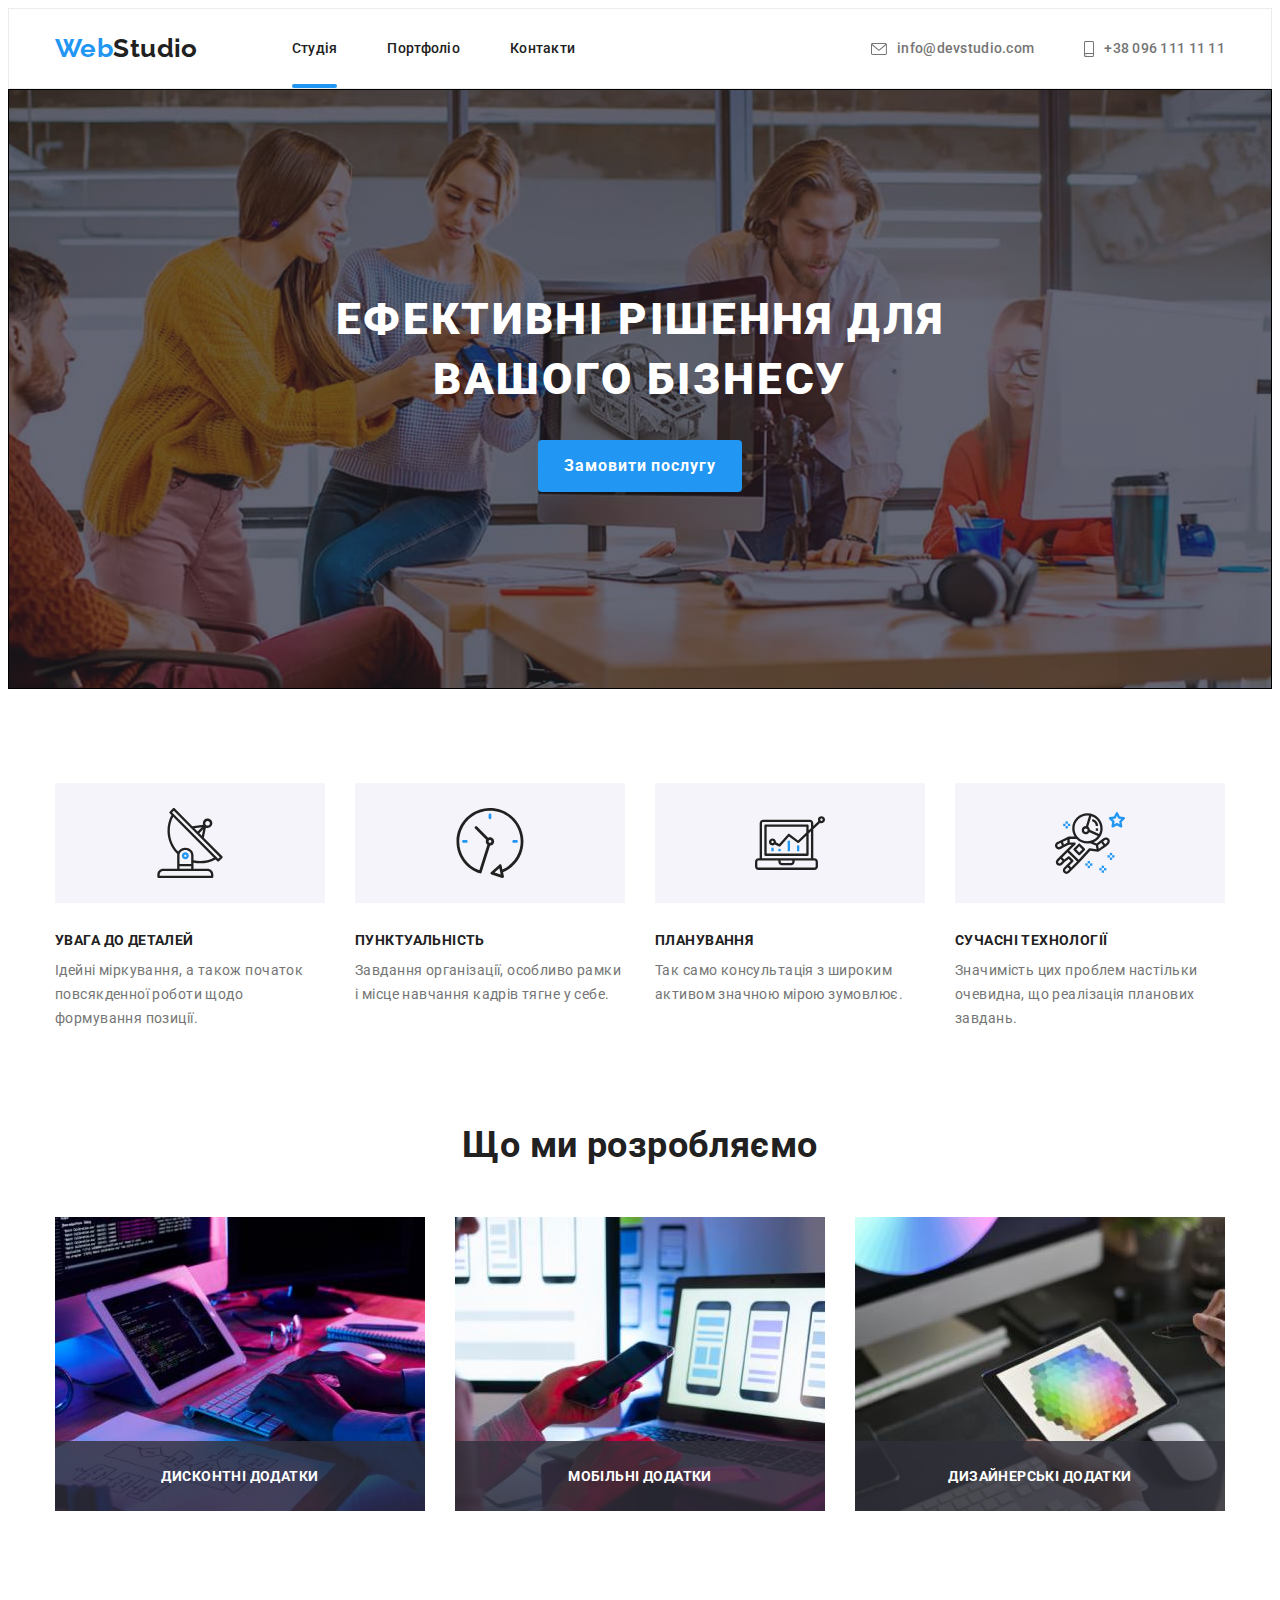
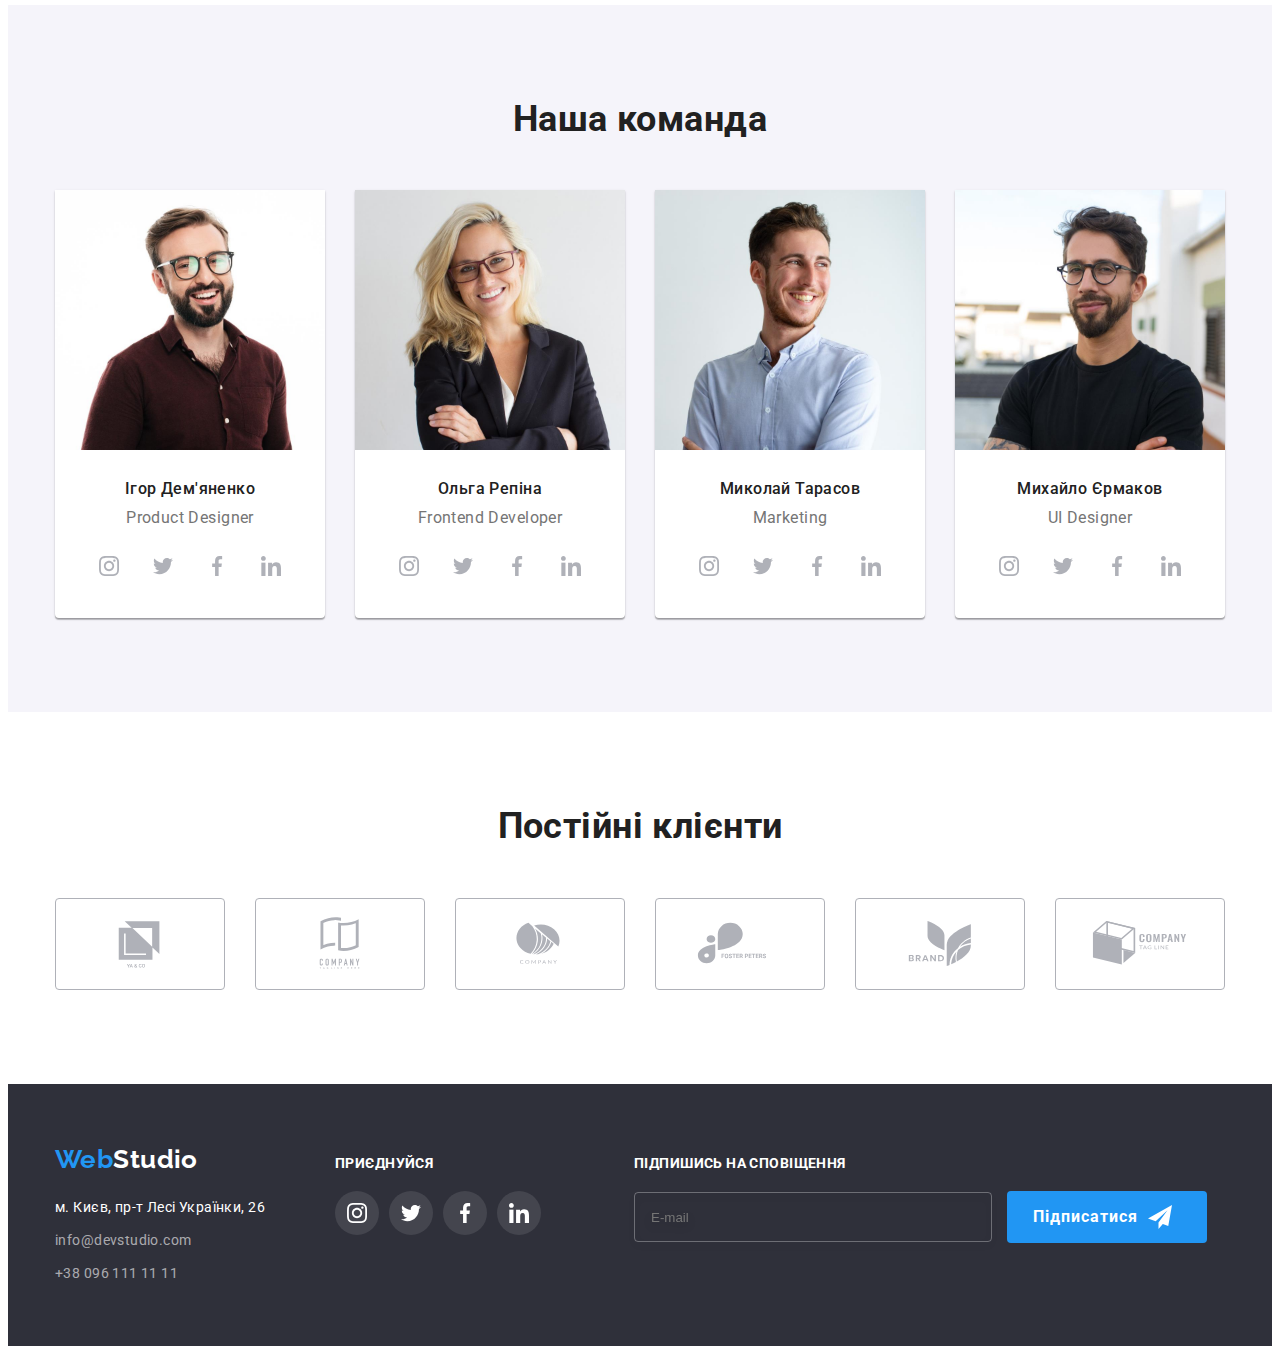
<file: index.html>
<!DOCTYPE html>
<html lang="uk">

<head>
    <meta charset="UTF-8">
    <meta http-equiv="X-UA-Compatible" content="IE=edge">
    <meta name="viewport" content="width=device-width, initial-scale=1.0">
    <title>Document</title>
    <link href="https://fonts.googleapis.com/css2?family=Raleway:wght@700&family=Roboto:wght@400;500;700;900&display=swap"
        rel="stylesheet">
    <link rel="stylesheet" href="https://cdnjs.cloudflare.com/ajax/libs/modern-normalize/1.1.0/modern-normalize.min.css"
        integrity="sha512-wpPYUAdjBVSE4KJnH1VR1HeZfpl1ub8YT/NKx4PuQ5NmX2tKuGu6U/JRp5y+Y8XG2tV+wKQpNHVUX03MfMFn9Q=="
        crossorigin="anonymous" referrerpolicy="no-referrer" />
    <link rel="stylesheet" href="./css/main.min.css">
</head>

<body>
    <header>
        <div class="container heder-container">
            <nav class="navigation">
                <a href="./index.html" lang="en" class="navigation-logo"><span class="navigation-logo_link">Web</span>Studio</a>
                <ul class="nav list">
                    <li class="nav-item"><a href="./index.html" class="nav-link current button-border">Студія</a></li>
                    <li class="nav-item"><a href="./portfolio.html" class="nav-link">Портфоліо</a></li>
                    <li class="nav-item"><a href="" class="nav-link">Контакти</a></li>
                </ul>
            </nav>
            <div class="contacts">
                <a href="e-mail:info@devstudio.com" class="cont-mail">
                    <svg class="contacts-svg" width="16px" height="12px">
                        <use href="./images/icons.svg.svg#icon-email"></use>
                    </svg>
                    info@devstudio.com</a>
                <a href="tel:+380961111111" class="cont-tel">
                    <svg class="contacts-svg" width="10px" height="16px">
                        <use href="./images/icons.svg.svg#smartphone"></use>
                    </svg>
                    +38 096 111 11 11</a>
            </div>
        </div>
    </header>

    <main>
        <div class="hero">
            <section>
                <h1 class="hero-title">Ефективні рішення для вашого бізнесу</h1>
                <button type="button" class="button" data-modal-open>Замовити послугу</button>
            </section>
        </div>
        <section class="aside">
            <div class="container">
                <ul class="aside-list list">
                    <li class="aside-text">
                        <div class="aside-container">
                            <svg class="aside-icon" width="70" height="70">
                                <use href="./images/icons.svg.svg#antenna"></use>
                            </svg>
                        </div>
                        <h3 class="aside-title">Увага до деталей</h3>
                        <p>Ідейні міркування, а також початок повсякденної роботи щодо формування позиції.</p>
                    </li>
                    <li class="aside-text">
                        <div class="aside-container">
                            <svg class="aside-icon" width="70" height="70">
                                <use href="./images/icons.svg.svg#clock"></use>
                            </svg>
                        </div>
                        <h3 class="aside-title">Пунктуальність</h3>
                        <p>Завдання організації, особливо рамки і місце навчання кадрів тягне у себе.</p>
                    </li>
                    <li class="aside-text">
                        <div class="aside-container">
                            <svg class="aside-icon" width="70" height="70">
                                <use href="./images/icons.svg.svg#diagram"></use>
                            </svg>
                        </div>
                        <h3 class="aside-title">Планування</h3>
                        <p>Так само консультація з широким активом значною мірою зумовлює.</p>
                    </li>
                    <li class="aside-text">
                        <div class="aside-container">
                            <svg class="aside-icon" width="70" height="70">
                                <use href="./images/icons.svg.svg#astronaut"></use>
                            </svg>
                        </div>
                        <h3 class="aside-title">Сучасні технології</h3>
                        <p>Значимість цих проблем настільки очевидна, що реалізація планових завдань.</p>
                    </li>
                </ul>
            </div>
        </section>
        <section class="section">
            <div class="container">
                <h2 class="section-title">Що ми розробляємо</h2>
                <ul class="products list">
                    <li class="products__list">
                        <div class="products__img">    
                            <img src="./images/box.jpg" alt="работают на iPad" width="370" />
                            <p class="products__text">дисконтні додатки</p>
                        </div>
                    </li>
                    <li class="products__list">
                        <div class="products__img">
                            <img src="./images/box-сomputer.jpg" alt="работают на компьтере" width="370" />
                            <p class="products__text">мобільні додатки</p>
                        </div>
                    </li>
                    <li class="products__list">
                        <div class="products__img">
                            <img src="./images/box-tablet.jpg" alt="работают на планшете" width="370" />
                            <p class="products__text">дизайнерські додатки</p>
                        </div>
                    </li>
                </ul>
            </div>
        </section>
        <section class="team section">
            <div class="team-bloc container">
                <h2 class="section-title">Наша команда</h2>
                <ul class="commands list">
                        <li class="commands-list"> <img src="./images/img-igor.jpg" alt="фото Игоря Демьяненко" width="270" />
                            <div class="commands-list__section">
                            <h3 class="commands-list__name">Ігор Дем'яненко </h3>
                            <p lang="en" class="commands-list__position">Product Designer</p>
                            <ul class="social">
                                <li class="social__list list">
                                    <a class="social__link" href="">
                                        <svg class="social__icon" width="20" height="20">
                                            <use href="./images/icons.svg.svg#instagram"></use>
                                        </svg>
                                    </a>
                                </li>
                                <li class="social__list list">
                                    <a class="social__link" href="">
                                        <svg class="social__icon" width="20" height="20">
                                            <use href="./images/icons.svg.svg#twitter"></use>
                                        </svg>
                                    </a>
                                </li>
                                <li class="social__list list">
                                    <a class="social__link" href="">
                                        <svg class="social__icon" width="20" height="20">
                                            <use href="./images/icons.svg.svg#facebook"></use>
                                        </svg>
                                    </a>
                                </li>
                                <li class="social__list list">
                                    <a class="social__link" href="">
                                        <svg class="social__icon" width="20" height="20">
                                            <use href="./images/icons.svg.svg#linkedin"></use>
                                        </svg>
                                    </a>
                                </li>
                            </ul>
                            </div>
                        </li>
                        <li class="commands-list"><img src="./images/img-оlga.jpg" alt="фото Ольги Репины" width="270" />
                            <div class="commands-list__section">
                            <h3 class="commands-list__name">Ольга Репіна</h3>
                            <p lang="en" class="commands-list__position">Frontend Developer</p>
                            <ul class="social">
                                <li class="social__list list">
                                    <a class="social__link" href="">
                                        <svg class="social__icon" width="20" height="20">
                                            <use href="./images/icons.svg.svg#instagram"></use>
                                        </svg>
                                    </a>
                                </li>
                                <li class="social__list list">
                                    <a class="social__link" href="">
                                        <svg class="social__icon" width="20" height="20">
                                            <use href="./images/icons.svg.svg#twitter"></use>
                                        </svg>
                                    </a>
                                </li>
                                <li class="social__list list">
                                    <a class="social__link" href="">
                                        <svg class="social__icon" width="20" height="20">
                                            <use href="./images/icons.svg.svg#facebook"></use>
                                        </svg>
                                    </a>
                                </li>
                                <li class="social__list list">
                                    <a class="social__link" href="">
                                        <svg class="social__icon" width="20" height="20">
                                            <use href="./images/icons.svg.svg#linkedin"></use>
                                        </svg>
                                    </a>
                                </li>
                            </ul>
                            </div>
                        </li>
                        <li class="commands-list"><img src="./images/img-nicholas.jpg" alt="фото Николая Тарасова" width="270" />
                            <div class="commands-list__section">
                            <h3 class="commands-list__name">Миколай Тарасов</h3>
                            <p lang="en" class="commands-list__position">Marketing</p>
                            <ul class="social">
                                <li class="social__list list">
                                    <a class="social__link" href="">
                                        <svg class="social__icon" width="20" height="20">
                                            <use href="./images/icons.svg.svg#instagram"></use>
                                        </svg>
                                    </a>
                                </li>
                                <li class="social__list list">
                                    <a class="social__link" href="">
                                        <svg class="social__icon" width="20" height="20">
                                            <use href="./images/icons.svg.svg#twitter"></use>
                                        </svg>
                                    </a>
                                </li>
                                <li class="social__list list">
                                    <a class="social__link" href="">
                                        <svg class="social__icon" width="20" height="20">
                                            <use href="./images/icons.svg.svg#facebook"></use>
                                        </svg>
                                    </a>
                                </li>
                                <li class="social__list list">
                                    <a class="social__link" href="">
                                        <svg class="social__icon" width="20" height="20">
                                            <use href="./images/icons.svg.svg#linkedin"></use>
                                        </svg>
                                    </a>
                                </li>
                            </ul>
                            </div>
                        </li>
                        <li class="commands-list"><img src="./images/img-michael.jpg" alt="фото Михаила Ермакова" width="270" />
                            <div class="commands-list__section">
                            <h3 class="commands-list__name">Михайло Єрмаков</h3>
                            <p lang="en" class="commands-list__position">UI Designer</p>
                            <ul class="social">
                                <li class="social__list list">
                                    <a class="social__link" href="">
                                        <svg class="social__icon" width="20" height="20">
                                            <use href="./images/icons.svg.svg#instagram"></use>
                                        </svg>
                                    </a>
                                </li>
                                <li class="social__list list">
                                    <a class="social__link" href="">
                                        <svg class="social__icon" width="20" height="20">
                                            <use href="./images/icons.svg.svg#twitter"></use>
                                        </svg>
                                    </a>
                                </li>
                                <li class="social__list list">
                                    <a class="social__link" href="">
                                        <svg class="social__icon" width="20" height="20">
                                            <use href="./images/icons.svg.svg#facebook"></use>
                                        </svg>
                                    </a>
                                </li>
                                <li class="social__list list">
                                    <a class="social__link" href="">
                                        <svg class="social__icon" width="20" height="20">
                                            <use href="./images/icons.svg.svg#linkedin"></use>
                                        </svg>
                                    </a>
                                </li>
                            </ul>
                            </div>
                        </li>
                </ul>
            </div>
        </section>
        <section class="partners section">
            <div class=" partners-box container">
                <h2 class="section-title">Постійні клієнти</h2>
                <ul class="customers list">
                    <li class="customers__list">
                        <a href="" class="customers__link">
                            <svg class="customers-logo" width="106" height="60">
                                <use href="./images/icons.svg.svg#ya-co"></use>
                            </svg>
                        </a>
                    </li>
                    <li class="customers__list">
                        <a href="" class="customers__link">
                            <svg class="customers-logo" width="106" height="60">
                                <use href="./images/icons.svg.svg#company-tagline-here"></use>
                            </svg>
                        </a>
                    </li>
                    <li class="customers__list">
                        <a href="" class="customers__link">
                            <svg class="customers-logo" width="106" height="60">
                                <use href="./images/icons.svg.svg#company"></use>
                            </svg>
                        </a>
                    </li>
                    <li class="customers__list">
                        <a href="" class="customers__link">
                            <svg class="customers-logo" width="106" height="60">
                                <use href="./images/icons.svg.svg#foster-peters"></use>
                            </svg>
                        </a>
                    </li>
                    <li class="customers__list">
                        <a href="" class="customers__link">
                            <svg class="customers-logo" width="106" height="60">
                                <use href="./images/icons.svg.svg#brand"></use>
                            </svg>
                        </a>
                    </li>
                    <li class="customers__list">
                        <a href="" class="customers__link">
                            <svg class="customers-logo" width="106" height="60">
                                <use href="./images/icons.svg.svg#company-tag-line"></use>
                            </svg>
                        </a>
                    </li>
                </ul>
            </div>
        </section>
    </main>

    <footer class="footer">
        <div class="footer-container container">
            <div class="footer-container-list">
                <a href="./index.html" lang="en" class="footer-logo"><span class="navigation-logo_link">Web</span><span class="footer-link">Studio</span></a>
                <address class="address">
                    <ul> 
                        <li class="footer-list list"><p class="footer-address">м. Києв, пр-т Лесі Українки, 26</p></li>
                        <li class="footer-list list"><a href="e-mail:info@devstudio.com" class="address-mail">info@devstudio.com</a><br /></li>
                        <li class="footer-list list"><a href="tel:+380961111111" class="address-tel">+38 096 111 11 11</a></li>
                    </ul>
                </address>
            </div>
            <div class="footer-icon-link">
                <h3 class="footer-title">ПРИЄДНУЙСЯ</h3>
                <ul class="footer-icon">
                    <li class="footer-social-list list">
                        <a class="footer-social-link" href="">
                            <svg class="footer-icon-list" width="20" height="20">
                                <use href="./images/icons.svg.svg#instagram"></use>
                            </svg>
                        </a>
                    </li>
                    <li class="footer-social-list list">
                        <a class="footer-social-link" href="">
                            <svg class="footer-icon" width="20" height="20">
                                <use href="./images/icons.svg.svg#twitter"></use>
                            </svg>
                        </a>
                    </li>
                    <li class="footer-social-list list">
                        <a class="footer-social-link" href="">
                            <svg class="footer-icon" width="20" height="20">
                                <use href="./images/icons.svg.svg#facebook"></use>
                            </svg>
                        </a>
                    </li>
                    <li class="footer-social-list list">
                        <a class="footer-social-link" href="">
                            <svg class="footer-icon" width="20" height="20">
                                <use href="./images/icons.svg.svg#linkedin"></use>
                            </svg>
                        </a>
                    </li>
                </ul>
            </div>
            <div class="form-footer">
                <form class="form-email">
                    <h3 class="form-title">ПІДПИШИСЬ НА СПОВІЩЕННЯ</h3>
                    <div class="model-footer-email">
                        <input type="email" name="email" class="footer-email" placeholder="E-mail"/>
                        <button type="submit" class="button footer-but">Підписатися
                            <svg class="modal-icon-foter" width="24" height="24">
                                <use href="./images/icons.svg.svg#icon-icon-send"></use>
                        </button>
                    </div>
                </form>
            </div>
        </div>
    </footer>

    <div class="backdrop is-hidden" data-modal>
        <div class="modal">
            <button type="button" class="modal-close-btn" data-modal-close>
                <svg class="modal-close-icon" width="18" height="18">
                    <use href="./images/icons.svg.svg#icon-close"></use>
                </svg>
            </button>
            <p class="modal-titel"> Залиште свої дані, ми Вам зателефонуємо</p>
            <form class="modal-form">
                <div class="modal-field">
                    <label class="modal-label" for="username"> Ім'я</label>
                        <div class="input-wrap">
                            <input type="text" name="username" class="modal-input" id="username" />
                            <svg class="modal-icon" width="18" height="18">
                                <use href="./images/icons.svg.svg#icon-person-black"></use>
                            </svg>
                        </div>
                </div>
               <div class="modal-field">
                    <label class="modal-label" for="tel">Телефон</label>
                        <div class="input-wrap">
                            <input type="tel" name="tel" class="modal-input" title="+380 (95) 555-55-55" pattern="[\+]\d{3}\s[\(]\d{2}[\)]\s\d{3}[\-]\d{2}[\-]\d{2}" id="tel"/>
                                <svg class="modal-icon" width="18" height="18">
                                    <use href="./images/icons.svg.svg#icon-phone-black"></use>
                        </div>
               </div>
               <div class="modal-field">
                    <label class="modal-label" for="email">Пошта</label>
                        <div class="input-wrap">
                            <input type="email" name="email" class="modal-input" id="email" />
                            <svg class="modal-icon" width="18" height="18">
                                <use href="./images/icons.svg.svg#icon-email-black"></use>
                        </div>
               </div>
               <div class="modal-field">
                    <div class="input-wrap">
                        <label class="modal-label" for="сomments">Коментарі</label>
                            <textarea name="сomments" id="сomments" class="сomments" placeholder="Введіть текст"></textarea>
                    </div>
               </div>
                <div class="form-check">
                    <label class="checkbox-label">
                    <input type="checkbox" name="treaty" class="checkbox"/>
                        <span class="icon-chekbox"></span>Погоджуюсь з відправленням та приймаю<a href="" class="ling-form">&nbspУмови договору</a>
                    </label>
                </div>
                <button type="submit" class="button modal-btn">Відправити</button>
            </form>
        </div>
    </div>

    <script src="./js/modal.js"></script>
</body>

</html>
</file>
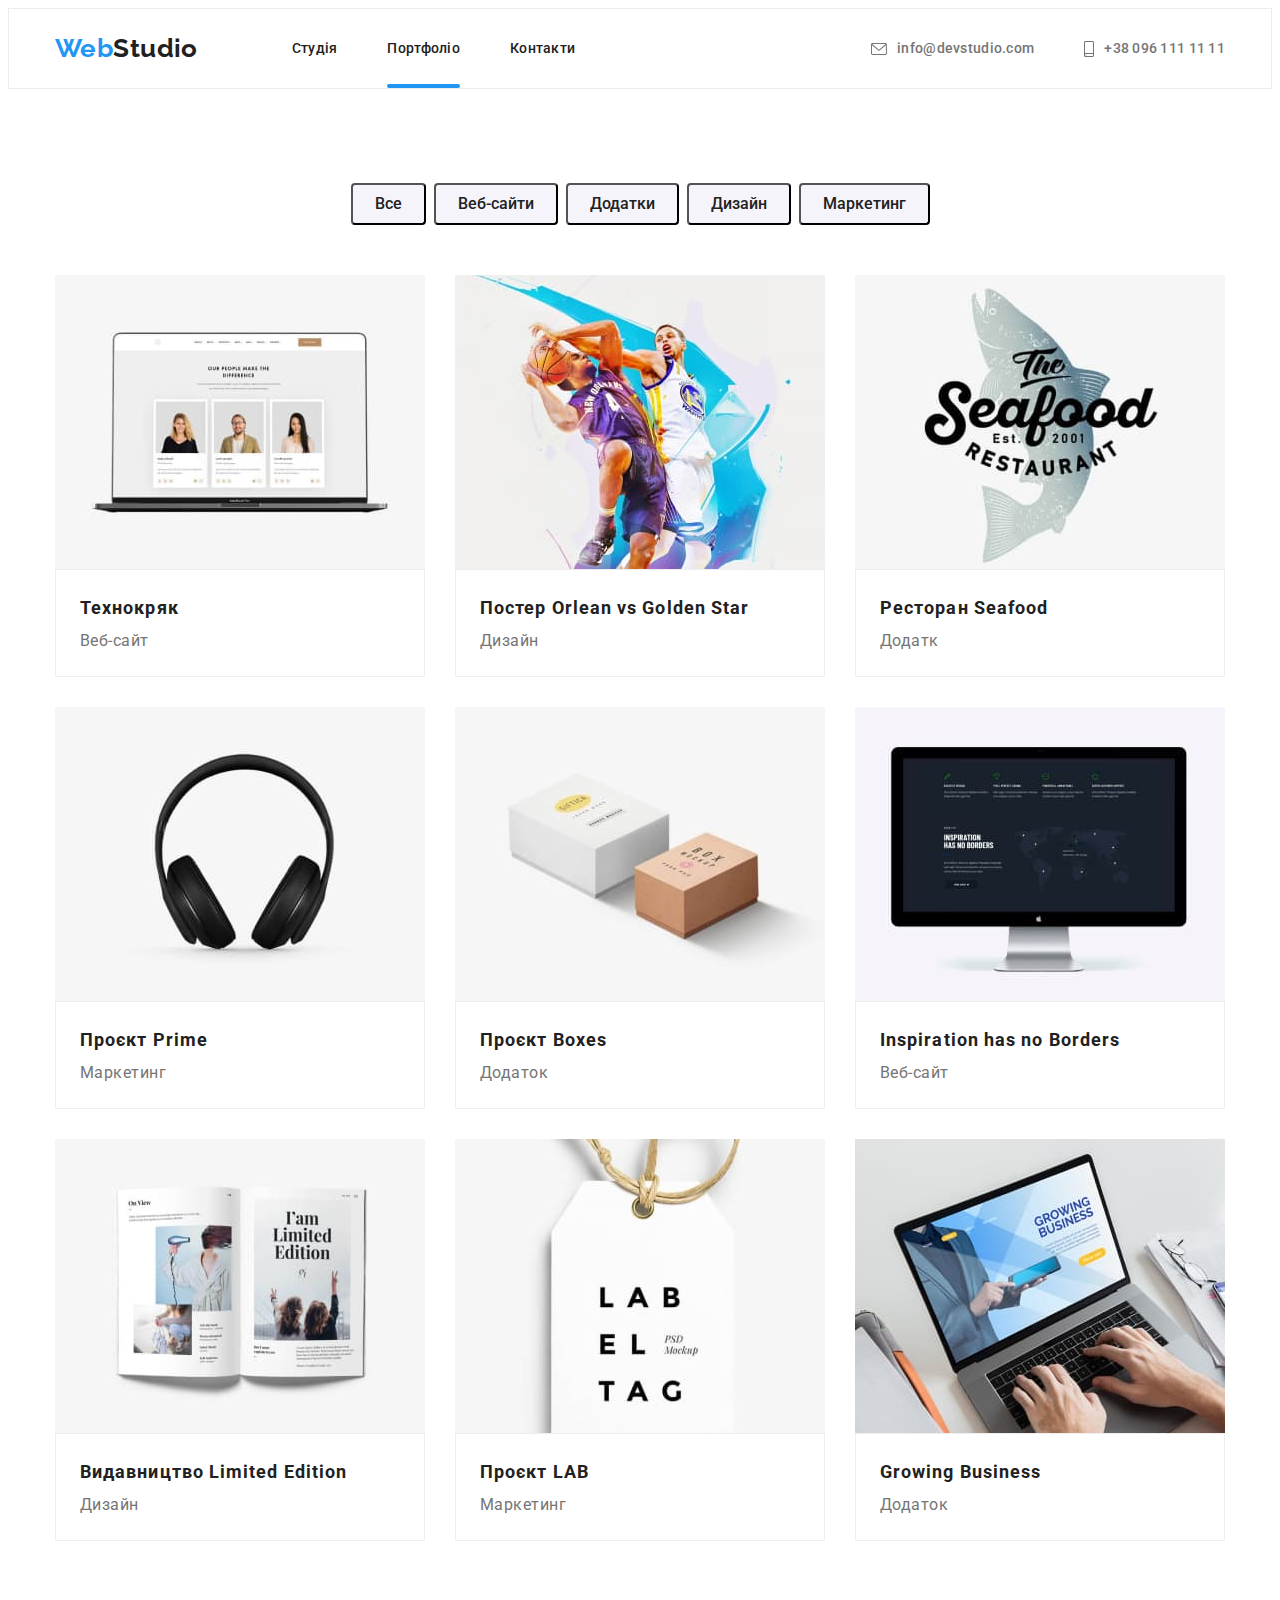
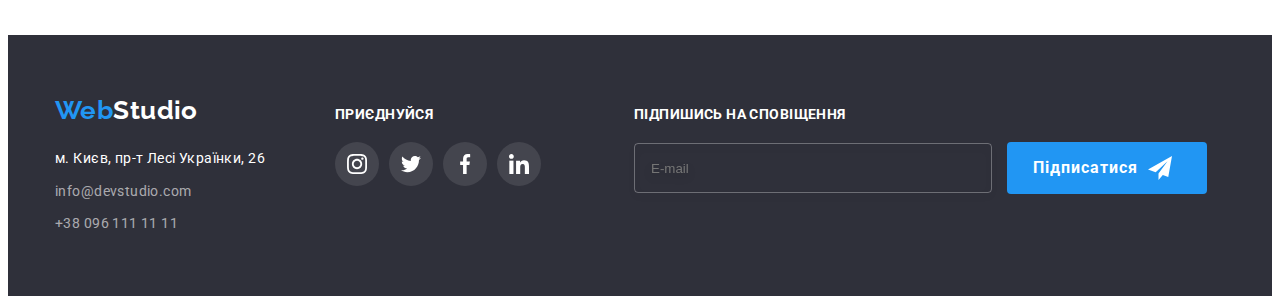
<file: portfolio.html>
<!DOCTYPE html>
<html lang="ua">

<head>
    <meta charset="UTF-8">
    <meta http-equiv="X-UA-Compatible" content="IE=edge">
    <meta name="viewport" content="width=device-width, initial-scale=1.0">
    <title>Document</title>
    <link href="https://fonts.googleapis.com/css2?family=Raleway:wght@700&family=Roboto:wght@400;500;700;900&display=swap"
        rel="stylesheet">
    <link rel="stylesheet" href="https://cdnjs.cloudflare.com/ajax/libs/modern-normalize/1.1.0/modern-normalize.min.css"
        integrity="sha512-wpPYUAdjBVSE4KJnH1VR1HeZfpl1ub8YT/NKx4PuQ5NmX2tKuGu6U/JRp5y+Y8XG2tV+wKQpNHVUX03MfMFn9Q=="
        crossorigin="anonymous" referrerpolicy="no-referrer" />
    <link rel="stylesheet" href="./css/main.min.css">
</head>

<body>
    <header>
        <div class="container heder-container">
            <nav class="navigation">
                <a href="./index.html" lang="en" class="navigation-logo"><span
                        class="navigation-logo_link">Web</span>Studio</a>
                <ul class="nav list">
                    <li class="nav-item"><a href="./index.html" class="nav-link">Студія</a></li>
                    <li class="nav-item"><a href="./portfolio.html" class="nav-link current button-border">Портфоліо</a></li>
                    <li class="nav-item"><a href="" class="nav-link">Контакти</a></li>
                </ul>
            </nav>
            <div class="contacts">
                <a href="e-mail:info@devstudio.com" class="cont-mail">
                    <svg class="contacts-svg" width="16px" height="12px">
                        <use href="./images/icons.svg.svg#icon-email"></use>
                    </svg>
                    info@devstudio.com</a>
                <a href="tel:+380961111111" class="cont-tel">
                    <svg class="contacts-svg" width="10px" height="16px">
                        <use href="./images/icons.svg.svg#smartphone"></use>
                    </svg>
                    +38 096 111 11 11</a>
            </div>
        </div>
    </header>
    <main>
        <section class="portfolio section">
            <div class="container">
                <h1 class="visually-hidden">Портфоліо</h1>
                    <ul class="portfolio-list list">
                        <li class="list-button"><button type="button" class="portfolio-button current">Все</button></li>
                        <li class="list-button"><button type="button" class="portfolio-button">Веб-сайти</button></li>
                        <li class="list-button"><button type="button" class="portfolio-button">Додатки</button></li>
                        <li class="list-button"><button type="button" class="portfolio-button">Дизайн</button></li>
                        <li class="list-button"><button type="button" class="portfolio-button">Маркетинг</button></li>
                    </ul>
                <ul class="portfolio-img list">
                    <li class="img-list">
                        <a href="" class="portfolio-link">
                            <div class="overley-portfolio">
                                <img src="./images/tehnokrak.jpg" alt="tehnokrak" width="370">
                                <p class="overley-portfolio-link">
                                    Ресурс пропонує комплексні пропозиції з різним рівнем функціоналу та сервісів. Все це дозволить відвідувачу отримати
                                    вичерпні відомості про компанію чи приватну особу.
                                </p>
                            </div>
                            <div class="img-text">
                                <h2 class="portfolio-title">Технокряк</h2>
                                <p class="portfolio-text">Веб-сайт</p>
                            </div>
                        </a>
                    </li>
                    <li class="img-list">
                        <a href="" class="portfolio-link">
                            <div class="overley-portfolio">
                                <img src="./images/new-orlean.jpg" alt="new orlean" width="370">
                                <p class="overley-portfolio-link">
                                    Ресурс пропонує комплексні пропозиції з різним рівнем функціоналу та сервісів. Все це дозволить відвідувачу отримати
                                    вичерпні відомості про компанію чи приватну особу.
                                </p>
                            </div>
                            <div class="img-text">
                                <h2  class="portfolio-title">Постер <span lang="en">Orlean vs Golden Star</span></h2>
                                <p class="portfolio-text">Дизайн</p>
                            </div>
                        </a>
                    </li>
                    <li class="img-list">
                        <a href="" class="portfolio-link">
                            <div class="overley-portfolio">
                                <img src="./images/seafood.jpg" alt="seafood" width="370">
                                <p class="overley-portfolio-link">
                                    Ресурс пропонує комплексні пропозиції з різним рівнем функціоналу та сервісів. Все це дозволить відвідувачу отримати
                                    вичерпні відомості про компанію чи приватну особу.
                                </p>
                            </div>
                            <div class="img-text">
                                <h2  class="portfolio-title">Ресторан <span lang="en">Seafood</span></h2>
                                <p class="portfolio-text">Додатк</p>
                            </div>
                        </a>
                    </li>
                    <li class="img-list">
                        <a href="" class="portfolio-link">
                            <div class="overley-portfolio">
                                <img src="./images/prime.jpg" alt="prime" width="370">
                                <p class="overley-portfolio-link">
                                    Ресурс пропонує комплексні пропозиції з різним рівнем функціоналу та сервісів. Все це дозволить відвідувачу отримати
                                    вичерпні відомості про компанію чи приватну особу.
                                </p>
                            </div>
                            <div class="img-text">
                                <h2  class="portfolio-title">Проєкт <span lang="en">Prime</span></h2>
                                <p class="portfolio-text">Маркетинг</p>
                            </div>
                        </a>
                    </li>
                    <li class="img-list">
                        <a href="" class="portfolio-link">
                            <div class="overley-portfolio">
                                <img src="./images/boxes.jpg" alt="boxes" width="370">
                                <p class="overley-portfolio-link">
                                    Ресурс пропонує комплексні пропозиції з різним рівнем функціоналу та сервісів. Все це дозволить відвідувачу отримати
                                    вичерпні відомості про компанію чи приватну особу.
                                </p>
                            </div>
                            <div class="img-text">
                                <h2  class="portfolio-title">Проєкт <span lang="en">Boxes</span></h2>
                                <p class="portfolio-text">Додаток</p>
                            </div>
                        </a>
                    </li>
                    <li class="img-list">
                        <a href="" class="portfolio-link">
                            <div class="overley-portfolio">
                                <img src="./images/inspiration-no-borders.jpg" alt="inspiration-no-borders" width="370">
                                <p class="overley-portfolio-link">
                                Ресурс пропонує комплексні пропозиції з різним рівнем функціоналу та сервісів. Все це дозволить відвідувачу отримати
                                вичерпні відомості про компанію чи приватну особу.
                                </p>
                            </div>
                            <div class="img-text">
                                <h2 lang="en"  class="portfolio-title">Inspiration has no Borders</h2>
                                <p class="portfolio-text">Веб-сайт</p>
                            </div>
                        </a>
                    </li>
                    <li class="img-list">
                        <a href="" class="portfolio-link">
                            <div class="overley-portfolio">
                                <img src="./images/limited-edition.jpg" alt="limited edition" width="370">
                                <p class="overley-portfolio-link">
                                Ресурс пропонує комплексні пропозиції з різним рівнем функціоналу та сервісів. Все це дозволить відвідувачу отримати
                                вичерпні відомості про компанію чи приватну особу.
                                </p>
                            </div>
                            <div class="img-text">
                                <h2  class="portfolio-title">Видавництво <span lang="en">Limited Edition</span></h2>
                                <p class="portfolio-text">Дизайн</p>
                            </div>
                        </a>
                    </li>
                    <li class="img-list">
                        <a href="" class="portfolio-link">
                            <div class="overley-portfolio">
                                <img src="./images/lab.jpg" alt="lab" width="370">
                                <p class="overley-portfolio-link">
                                    Ресурс пропонує комплексні пропозиції з різним рівнем функціоналу та сервісів. Все це дозволить відвідувачу отримати
                                    вичерпні відомості про компанію чи приватну особу.
                                </p>
                            </div>
                            <div class="img-text">
                                <h2  class="portfolio-title">Проєкт <span lang="en">LAB</span></h2>
                                <p class="portfolio-text">Маркетинг</p>
                            </div>
                        </a>
                    </li>
                    <li class="img-list">
                        <a href="" class="portfolio-link">
                            <div class="overley-portfolio">
                                <img src="./images/growing-business.jpg" alt="growing-business" width="370">
                                <p class="overley-portfolio-link">
                                    Ресурс пропонує комплексні пропозиції з різним рівнем функціоналу та сервісів. Все це дозволить відвідувачу отримати
                                    вичерпні відомості про компанію чи приватну особу.
                                </p>
                            </div>
                            <div class="img-text">
                                <h2 lang="en"  class="portfolio-title">Growing Business</h2>
                                <p class="portfolio-text">Додаток</p>
                            </div>
                        </a>
                    </li>
                </ul>
            </div>
        </section>

    </main>
    <footer class="footer">
        <div class="footer-container container">
            <div class="footer-container-list">
                <a href="./index.html" lang="en" class="footer-logo"><span class="navigation-logo_link">Web</span><span
                        class="footer-link">Studio</span></a>
                <address class="address">
                    <ul>
                        <li class="footer-list list">
                            <p class="footer-address">м. Києв, пр-т Лесі Українки, 26</p>
                        </li>
                        <li class="footer-list list"><a href="e-mail:info@devstudio.com"
                                class="address-mail">info@devstudio.com</a><br /></li>
                        <li class="footer-list list"><a href="tel:+380961111111" class="address-tel">+38 096 111 11 11</a>
                        </li>
                    </ul>
                </address>
            </div>
            <div class="footer-icon-link">
                <h3 class="footer-title">ПРИЄДНУЙСЯ</h3>
                <ul class="footer-icon">
                    <li class="footer-social-list list">
                        <a class="footer-social-link" href="">
                            <svg class="footer-icon-list" width="20" height="20">
                                <use href="./images/icons.svg.svg#instagram"></use>
                            </svg>
                        </a>
                    </li>
                    <li class="footer-social-list list">
                        <a class="footer-social-link" href="">
                            <svg class="footer-icon" width="20" height="20">
                                <use href="./images/icons.svg.svg#twitter"></use>
                            </svg>
                        </a>
                    </li>
                    <li class="footer-social-list list">
                        <a class="footer-social-link" href="">
                            <svg class="footer-icon" width="20" height="20">
                                <use href="./images/icons.svg.svg#facebook"></use>
                            </svg>
                        </a>
                    </li>
                    <li class="footer-social-list list">
                        <a class="footer-social-link" href="">
                            <svg class="footer-icon" width="20" height="20">
                                <use href="./images/icons.svg.svg#linkedin"></use>
                            </svg>
                        </a>
                    </li>
                </ul>
            </div>
            <div class="form-footer">
                <form class="form-email">
                    <h3 class="form-title">ПІДПИШИСЬ НА СПОВІЩЕННЯ</h3>
                    <div class="model-footer-email">
                        <input type="email" name="email" class="footer-email" placeholder="E-mail" />
                        <button type="submit" class="button footer-but">Підписатися
                            <svg class="modal-icon-foter" width="24" height="24">
                                <use href="./images/icons.svg.svg#icon-icon-send"></use>
                        </button>
                    </div>
                </form>
            </div>
        </div>
    </footer>
</body>
</file>
<file: css/main.min.css>
﻿:root{--primary-text-color: #757575;--title-text-color: #212121;--accent-color: #2196f3}*,::after,::before{box-sizing:border-box}body{background-color:#fff;color:var(--primary-text-color);font-family:Roboto,sans-serif;letter-spacing:.03em;font-size:14px;line-height:1.71}h1,h2,h3,h4,h5,h6,p{margin-top:0;margin-bottom:0}ul,ol{margin-top:0;margin-bottom:0;padding-left:0}img{display:block}.button{transition:color 250ms cubic-bezier(0.4, 0, 0.2, 1),background-color 250ms cubic-bezier(0.4, 0, 0.2, 1);min-width:200px;padding:10px 25px;border-radius:4px;border:1px solid rgba(0,0,0,0);color:#fff;background-color:var(--accent-color);font-family:Roboto,sans-serif;font-weight:700;font-size:16px;line-height:1.9;display:inline-block;align-items:center;text-align:center;text-decoration:none;letter-spacing:.06em}.button:hover,.button:focus{color:#fff;background-color:#188ce8}.button-border{position:relative;transition:color 250ms cubic-bezier(0.4, 0, 0.2, 1);padding-top:32px;padding-bottom:32px}.button-border::after{position:absolute;bottom:0;left:0;width:100%;height:4px;content:"";display:block;background-color:#2196f3;border-radius:2px}.list-button:not(:last-child){margin-right:8px}.portfolio-button{transition:color 250ms cubic-bezier(0.4, 0, 0.2, 1),background-color 250ms cubic-bezier(0.4, 0, 0.2, 1),box-shadow 250ms cubic-bezier(0.4, 0, 0.2, 1);min-width:73px;padding:6px 22px;border-radius:4px;font-family:"Roboto",sans-serif;cursor:pointer;text-decoration:none;color:var(--title-text-color);background-color:#f5f4fa;font-weight:500;font-size:16px;line-height:1.62;text-align:center}.portfolio-button .current{color:#fff;background-color:var(--accent-color)}.portfolio-button:hover,.portfolio-button:focus{color:#fff;background-color:var(--accent-color);box-shadow:0px 3px 1px rgba(0,0,0,.1),0px 1px 2px rgba(0,0,0,.08),0px 2px 2px rgba(0,0,0,.12)}.modal-close-btn{position:absolute;top:8px;right:8px;width:30px;height:30px;display:flex;justify-content:center;align-items:center;padding:0;border-radius:50%;border:1px solid rgba(0,0,0,.1);background-color:rgba(0,0,0,0);cursor:pointer}.modal-close-icon{transition:fill 250ms cubic-bezier(0.4, 0, 0.2, 1)}.modal-close-btn:hover .modal-close-icon,.modal-close-btn:focus .modal-close-icon{fill:var(--accent-color)}.modal-btn{display:block;margin:0 auto}.footer-but{display:inline-flex}.container{width:1200px;padding-left:15px;padding-right:15px;margin-left:auto;margin-right:auto}.section{padding-top:94px;padding-bottom:94px}.hero{max-width:1600px;height:600px;border:1px solid #000;margin-left:auto;margin-right:auto;padding-top:200px;padding-bottom:200px;text-align:center;background-image:linear-gradient(to right, rgba(47, 48, 58, 0.4), rgba(47, 48, 58, 0.4)),url("../images/img-hero.jpg");background-repeat:no-repeat;background-size:cover;background-position:center;background-color:#c4c4c4}.hero-title{width:696px;margin-left:auto;margin-right:auto;margin-bottom:30px;color:#fff;font-weight:900;font-size:44px;line-height:1.36;text-align:center;letter-spacing:.06em;text-transform:uppercase}.visually-hidden{position:absolute;width:1px;height:1px;margin:-1px;padding:0;overflow:hidden;border:0;clip:rect(0 0 0 0)}.portfolio-list{display:flex;flex-wrap:wrap;justify-content:center;margin-bottom:50px}.portfolio-img{display:flex;flex-wrap:wrap;flex-basis:calc(100% - 90px)/3}.img-list:not(:nth-child(3n)){margin-right:30px}.img-list:not(:nth-last-child(-n+3)){margin-bottom:30px}.portfolio-link{transition:box-shadow 250ms cubic-bezier(0.4, 0, 0.2, 1);display:block;text-decoration:none}.portfolio-link:hover,.portfolio-link:focus{box-shadow:0px 1px 1px rgba(0,0,0,.12),0px 4px 4px rgba(0,0,0,.06),1px 4px 6px rgba(0,0,0,.16)}.overley-portfolio{position:relative;overflow:hidden}.overley-portfolio-link{position:absolute;top:0;left:0;width:100%;height:100%;transform:translateY(100%);transition:transform 250ms cubic-bezier(0.4, 0, 0.2, 1);font-family:"Roboto";font-style:normal;font-weight:400;font-size:18px;line-height:1.56;letter-spacing:.03em;color:#fff;background:rgba(33,150,243,.9);padding:63px 24px}.portfolio-link:hover .overley-portfolio-link,.portfolio-link:focus .overley-portfolio-link{transform:translateY(0%)}.img-text{padding:20px 24px;border:1px solid #eee;box-sizing:border-box}.portfolio-title{text-decoration:none;color:var(--title-text-color);font-weight:700;font-size:18px;line-height:2;letter-spacing:.06em}.portfolio-text{text-decoration:none;font-size:16px;line-height:1.87;letter-spacing:.03em;color:var(--primary-text-color)}header{padding-top:24px;padding-bottom:24px;border:1px solid #ececec}.heder-container{display:flex;align-items:center}.navigation{display:flex;align-items:center}.list{list-style:none}.navigation-logo{margin-right:94px;text-decoration:none;font-family:Raleway,sans-serif;color:var(--title-text-color);font-weight:bold;font-size:26px;line-height:1.2}.navigation-logo_link{color:var(--accent-color)}.nav{display:flex;align-items:center}.nav a{text-decoration:none;color:var(--title-text-color);font-weight:500;font-size:14px;line-height:1.14;letter-spacing:.02em}.nav .link:focus,.nav .link:hover{color:var(--accent-color)}.nav-item:not(:last-child){margin-right:50px}.site-nav .nav-link.current{color:var(--accent-color)}.contacts{display:flex;margin-left:auto}.cont-mail{transition:color 250ms cubic-bezier(0.4, 0, 0.2, 1),fill 250ms cubic-bezier(0.4, 0, 0.2, 1);display:flex;align-items:center;margin-right:50px;text-decoration:none;color:var(--primary-text-color);font-style:normal;font-weight:500;font-size:14px;line-height:1.14;letter-spacing:.02em}.cont-tel{transition:color 250ms cubic-bezier(0.4, 0, 0.2, 1),fill 250ms cubic-bezier(0.4, 0, 0.2, 1);display:flex;align-items:center;text-decoration:none;color:var(--primary-text-color);font-style:normal;font-weight:500;font-size:14px;line-height:1.14;letter-spacing:.02em}.cont-mail:focus,.cont-mail:hover,.cont-tel:focus,.cont-tel:hover{color:var(--accent-color);fill:currentColor}.contacts-svg{margin-right:10px;fill:currentColor}.aside{padding-top:94px}.aside-list{display:flex}.aside-text{width:270px}.aside-text:not(:last-child){margin-right:30px}.aside-container{margin-bottom:30px;display:flex;width:270px;height:120px;align-items:center;justify-content:center;background-color:#f5f4fa}.aside-title{padding-bottom:10px;color:var(--title-text-color);font-weight:bold;font-size:14px;line-height:1.14;text-transform:uppercase}.section-title{margin-bottom:50px;color:var(--title-text-color);font-weight:700;font-size:36px;line-height:1.16;text-align:center}.products{display:flex;flex-basis:calc(100% - 90px)/3}.products__list:not(:nth-child(3n)){margin-right:30px}.products__img{position:relative}.products__text{position:absolute;bottom:0;left:0;width:100%;padding-top:27px;padding-bottom:27px;font-family:"Roboto";font-style:normal;font-weight:700;font-size:14px;line-height:16px;text-align:center;letter-spacing:.03em;text-transform:uppercase;color:#fff;background-color:rgba(47,48,58,.8)}.team{background-color:#f5f4fa}.commands{display:flex;flex-basis:calc(100% - 120px)/4}.commands-list__section{padding:30px 32px 30px 32px}.commands-list{background-color:#fff;box-shadow:0px 1px 3px rgba(0,0,0,.12),0px 1px 1px rgba(0,0,0,.14),0px 2px 1px rgba(0,0,0,.2);border-radius:0px 0px 4px 4px}.commands-list:not(:nth-child(4n)){margin-right:30px}.commands-list__name{color:var(--title-text-color);font-weight:500;font-size:16px;line-height:1.18;text-align:center;text-decoration:none}.commands-list__position{padding-top:10px;font-size:16px;line-height:1.18;text-align:center}.social{display:flex;justify-content:space-between;margin-top:16px}.social__link{transition:fill 250ms cubic-bezier(0.4, 0, 0.2, 1),background-color 250ms cubic-bezier(0.4, 0, 0.2, 1);fill:#afb1b8;width:44px;height:44px;border-radius:50%;display:flex;align-items:center;justify-content:center}.social__link:hover,.social__link:focus{fill:#fff;background-color:var(--accent-color)}.customers{display:flex;align-items:center;justify-content:space-between}.customers__link{transition:border-color 250ms cubic-bezier(0.4, 0, 0.2, 1);display:flex;align-items:center;justify-content:center;color:#afb1b8;border:1px solid #afb1b8;fill:currentColor;border-radius:4px;width:170px;height:92px}.customers__link:hover,.customers__link:focus{border-color:#2196f3}.customers-logo{transition:fill 250ms cubic-bezier(0.4, 0, 0.2, 1)}.customers__link:hover .customers-logo,.customers__link:focus .customers-logo{fill:#2196f3}.backdrop{position:fixed;top:0;left:0;width:100%;height:100%;transition:opacity 250ms cubic-bezier(0.4, 0, 0.2, 1),visibility 250ms cubic-bezier(0.4, 0, 0.2, 1);background-color:rgba(0,0,0,.2)}.backdrop.is-hidden{opacity:0;visibility:hidden;pointer-events:none}.modal{position:absolute;top:50%;left:50%;transform:translate(-50%, -50%);width:528px;height:581px;background-color:#fff;box-shadow:0px 1px 3px rgba(0,0,0,.12),0px 1px 1px rgba(0,0,0,.14),0px 2px 1px rgba(0,0,0,.2);border-radius:4px;padding:40px}.modal-titel{font-style:normal;font-weight:700;font-size:20px;line-height:1.15;text-align:center;letter-spacing:.03em;margin-bottom:12px;color:#212121}.modal-field{margin-bottom:10px}.modal-input{width:100%;height:40px;border:1px solid rgba(33,33,33,.2);border-radius:4px;background-color:rgba(0,0,0,0);padding-left:42px;outline:rgba(0,0,0,0);transition:border-color 250ms cubic-bezier(0.4, 0, 0.2, 1),fill 250ms cubic-bezier(0.4, 0, 0.2, 1)}.modal-input::placeholder{font-style:normal;font-weight:400;font-size:12px;line-height:14px;letter-spacing:.01em;color:rgba(117,117,117,.5)}.modal-input:focus{border-color:var(--accent-color)}.placeholder{padding-left:16px;padding-top:12px}.modal-label{display:block;font-style:normal;font-weight:400;font-size:12px;line-height:1.1666666667;letter-spacing:.01em;margin-bottom:4px;color:#757575}.input-wrap{position:relative}.modal-icon{position:absolute;left:12px;top:50%;transform:translateY(-50%)}.modal-input:focus+.modal-icon{fill:var(--accent-color)}.сomments{height:120px;width:100%;border:1px solid rgba(33,33,33,.2);border-radius:4px;resize:none;font-style:normal;font-weight:400;font-size:12px;line-height:14px;letter-spacing:.01em;color:rgba(117,117,117,.5);padding-top:12px;padding-left:16px;outline:rgba(0,0,0,0);transition:border-color 250ms cubic-bezier(0.4, 0, 0.2, 1)}.сomments:focus{border-color:var(--accent-color)}.form-check{display:block;text-align:center;margin-bottom:30px;margin-left:auto;margin-right:auto;margin-top:20px}.checkbox-label{display:flex;align-items:baseline;transform:translateY(-50%)}.checkbox{font-style:normal;font-weight:400;font-size:14px;line-height:1.7;letter-spacing:.03em;color:#757575;-webkit-appearance:none;-moz-appearance:none;appearance:none;position:absolute}.icon-chekbox{display:inline-block;width:16px;height:15px;border:2px solid #212121;border-radius:4px;margin-right:7px;margin-left:11px;margin-top:auto;margin-bottom:auto;position:relative;top:10%;left:0;transform:translateY(-10%);transition:border-color 250ms cubic-bezier(0.4, 0, 0.2, 1)}.checkbox:checked+.icon-chekbox{border-color:var(--accent-color);background-image:url(../images/icon\ check.svg);background-size:contain;background-origin:border-box}.ling-form{color:var(--accent-color)}.footer{padding-top:60px;padding-bottom:60px;background-color:#2f303a;font-style:normal}.footer-link{color:#fff}.footer-logo{text-decoration:none;font-family:Raleway,sans-serif;color:var(--title-text-color);font-weight:bold;font-size:26px;line-height:1.2}.footer-conteiner{display:flex;align-items:baseline}.footer-address{margin-top:20px;font-family:Roboto;font-style:normal;font-weight:normal;font-size:14px;line-height:1.7;color:#fff}.footer-list:not(:first-child){margin-top:9px}.address-mail,.address-tel{transition:color 250ms cubic-bezier(0.4, 0, 0.2, 1);font-family:Roboto;font-style:normal;text-decoration:none;font-weight:normal;color:rgba(255,255,255,.6)}.address-mail:focus,.address-mail:hover,.address-mail:focus,.address-mail:hover,.address-tel:focus,.address-tel:hover,.address-tel:focus,.address-tel:hover{color:var(--accent-color)}.footer-container{display:flex;align-items:baseline}.footer-icon-link{width:206px;height:80px;margin-left:70px}.footer-title{margin-bottom:20px;font-weight:bold;font-size:14px;line-height:16px;color:#fff}.footer-icon{display:flex;justify-content:space-between;align-items:baseline}.footer-social-link{transition:background-color 250ms cubic-bezier(0.4, 0, 0.2, 1);fill:#fff;width:44px;height:44px;border-radius:50%;display:flex;align-items:center;justify-content:center;background-color:rgba(255,255,255,.1)}.footer-social-link:hover,.footer-social-link:focus{background-color:var(--accent-color)}.form-footer{margin-left:93px}.form-email{transition:border-color 250ms cubic-bezier(0.4, 0, 0.2, 1)}.form-title{margin-bottom:20px;font-weight:bold;font-size:14px;line-height:16px;color:#fff}.footer-email{width:358px;height:50px;border:1px solid rgba(255,255,255,.3);filter:drop-shadow(0px 4px 4px rgba(0, 0, 0, 0.15));border-radius:4px;background:rgba(0,0,0,0);padding-left:16px;margin-right:12px;color:#fff}.modal-icon-foter{margin-left:10px}/*# sourceMappingURL=main.min.css.map */
</file>
